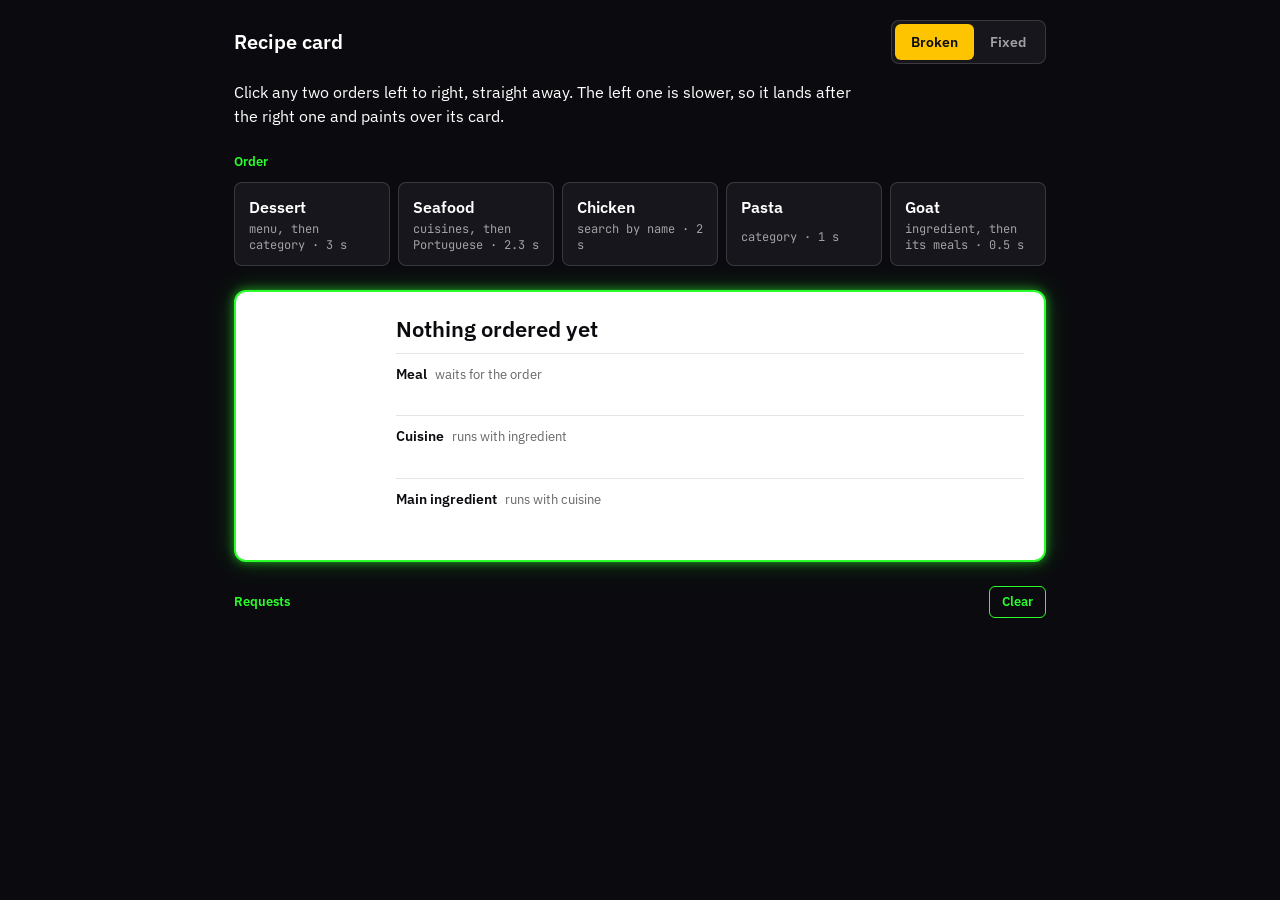
<file: index.html>
<!doctype html>
<html lang="en"><head><meta charset="utf-8"><meta name="viewport" content="width=device-width,initial-scale=1">
<title>Recipe card</title>
<link rel="preconnect" href="https://fonts.googleapis.com">
<link rel="stylesheet" href="https://fonts.googleapis.com/css2?family=IBM+Plex+Sans:wght@400;500;600&family=JetBrains+Mono:wght@400;500&display=swap">
<link rel="icon" href="data:,"><link rel="stylesheet" href="styles.css?v=12"></head>
<body>
<header>
  <h1>Recipe card</h1>
  <div class="switch" role="radiogroup" aria-label="Version">
    <button type="button" role="radio" aria-checked="true" data-mode="broken">Broken</button>
    <button type="button" role="radio" aria-checked="false" data-mode="fixed">Fixed</button>
  </div>
</header>
<main>
  <p class="hint" id="hint"></p>

  <section>
    <h2>Order</h2>
    <div id="picks"></div>
  </section>

  <section class="card">
    <img id="photo" alt="" width="120" height="120">
    <div class="card-text">
      <h2 id="title">Nothing ordered yet</h2>
      <div class="panel" id="meal"><h3>Meal <span>waits for the order</span></h3><p class="body"></p><p class="who"></p></div>
      <div class="panel" id="area"><h3>Cuisine <span>runs with ingredient</span></h3><p class="body"></p><p class="who"></p></div>
      <div class="panel" id="ingredient"><h3>Main ingredient <span>runs with cuisine</span></h3><p class="body"></p><p class="who"></p></div>
    </div>
  </section>

  <section class="board">
    <p id="verdict" hidden></p>
    <h2>Requests <button id="reset" type="button">Clear</button></h2>
    <div id="track"></div>
  </section>
</main>
<script src="app.js?v=15"></script>
</body></html>
</file>
<file: styles.css>
/* midnight black base · white card · neon green = correct/landed · golden yellow = running/wrong */
:root{--black:#0b0b0f;--black-2:#16161c;--white:#ffffff;--white-60:rgba(255,255,255,.6);--white-15:rgba(255,255,255,.15);--green:#2bff2b;--glow:0 0 10px rgba(43,255,43,.55),0 0 24px rgba(43,255,43,.25);--yellow:#ffc400;--mono:"JetBrains Mono",ui-monospace,monospace}
*{box-sizing:border-box}
body{margin:0;background:var(--black);color:var(--white);font:16px/1.5 "IBM Plex Sans",system-ui,sans-serif}
header{max-width:860px;margin:0 auto;padding:20px 24px 0;display:flex;align-items:center;justify-content:space-between;gap:16px}
h1{margin:0;font-size:20px;font-weight:600}
h2{margin:0 0 10px;font-size:13px;font-weight:600;color:var(--green);display:flex;align-items:center;gap:10px}
main{max-width:860px;margin:0 auto;padding:16px 24px 56px;display:grid;gap:24px}
.hint{margin:0;max-width:62ch}
/* switch: yellow = broken, green = fixed */
.switch{display:inline-flex;border:1px solid var(--white-15);border-radius:8px;padding:3px;background:var(--black-2)}
.switch button{font:inherit;font-size:14px;font-weight:600;border:0;background:none;color:var(--white-60);padding:6px 16px;border-radius:6px;cursor:pointer;min-height:36px}
.switch button[data-mode="broken"][aria-checked="true"]{background:var(--yellow);color:var(--black)}
.switch button[data-mode="fixed"][aria-checked="true"]{background:var(--green);color:var(--black);box-shadow:var(--glow)}
/* orders */
#picks{display:grid;grid-template-columns:repeat(auto-fit,minmax(150px,1fr));gap:8px}
#picks button{font:inherit;text-align:left;padding:12px 14px;min-height:44px;border:1px solid var(--white-15);border-radius:8px;background:var(--black-2);color:var(--white);cursor:pointer;display:grid;gap:2px;transition:border-color .15s}
#picks button b{font-weight:600}#picks button small{font:12px var(--mono);color:var(--white-60)}
#picks button:hover{border-color:var(--green)}
#picks button.active{border-color:var(--green);box-shadow:inset 0 0 0 1px var(--green),var(--glow)}#picks button.active small{color:var(--green)}
button:focus-visible{outline:2px solid var(--green);outline-offset:2px}
/* card */
.card{background:var(--white);color:var(--black);border-radius:12px;border:2px solid var(--green);box-shadow:var(--glow);padding:20px;display:grid;grid-template-columns:120px 1fr;gap:20px;align-items:start}
#photo{width:120px;height:120px;object-fit:cover;border-radius:8px;background:#eee}#photo[hidden]{display:block;visibility:hidden}
.card-text h2{font-size:22px;font-weight:600;color:var(--black);margin:0 0 8px}
.panel{border-top:1px solid #e5e5e5;padding:10px 0 6px}
.panel h3{margin:0 0 2px;font-size:14px;font-weight:600;display:flex;gap:8px;align-items:baseline}.panel h3 span{font-weight:400;color:#666;font-size:13px}
.panel p{margin:0}.panel .body{font-size:15px;max-width:62ch;min-height:1.5em}.panel .who{font:12px var(--mono);color:#1a8f1a}.err{background:var(--yellow);padding:0 4px}
/* board */
.board h2 button{margin-left:auto;font:inherit;font-size:13px;border:1px solid var(--green);background:none;color:var(--green);border-radius:6px;padding:4px 12px;min-height:32px;cursor:pointer}
#verdict{margin:0 0 14px;font-size:26px;line-height:1.2;font-weight:600;letter-spacing:-.01em}
#verdict.good{color:var(--green);text-shadow:var(--glow)}
#verdict.bad{display:inline-block;background:var(--yellow);color:var(--black);padding:4px 12px;border-radius:6px}
.row{display:grid;grid-template-columns:200px 1fr;gap:12px;align-items:center;margin:4px 0}
.lbl{font:13px var(--mono);white-space:nowrap;overflow:hidden;text-overflow:ellipsis}.lbl b{font-weight:500;margin-right:4px;color:var(--white-60)}
.lane{position:relative;height:22px;background:var(--black-2);border-radius:4px;border:1px solid rgba(43,255,43,.18)}
.bar{position:absolute;top:0;height:100%;border-radius:4px;font:12px/22px var(--mono);padding:0 8px;white-space:nowrap;overflow:hidden;min-width:3px}
.bar.running{background:var(--yellow);color:var(--black)}
.bar.landed{background:var(--green);color:var(--black);box-shadow:0 0 8px rgba(43,255,43,.5)}
.bar.ignored,.bar.cancelled{background:none;border:1px dashed var(--white-60);color:var(--white-60);line-height:20px}
.bar.failed{background:none;border:2px solid var(--yellow);color:var(--yellow);line-height:18px}
@media(max-width:640px){header,main{padding-left:16px;padding-right:16px}.card{grid-template-columns:1fr}#photo[hidden]{display:none}.row{grid-template-columns:110px 1fr}#verdict{font-size:22px}}
@media(prefers-reduced-motion:reduce){*{transition:none!important}}
</file>
